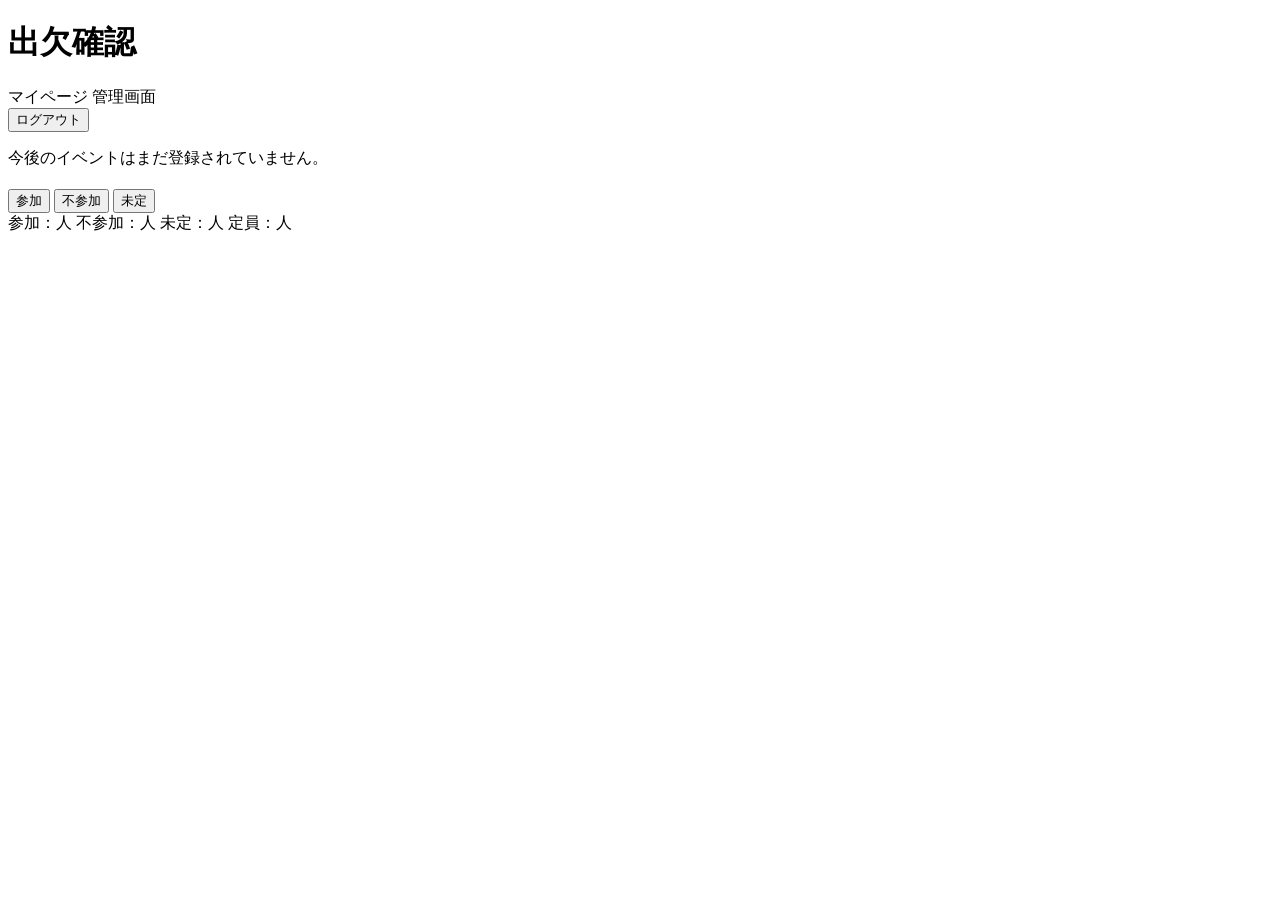
<file: src/main/resources/templates/attendance/index.html>
<!DOCTYPE html>
<html lang="ja" xmlns:th="http://www.thymeleaf.org" xmlns:sec="http://www.thymeleaf.org/extras/spring-security">
<head>
    <meta charset="UTF-8">
    <meta name="viewport" content="width=device-width, initial-scale=1.0">
    <title>出欠確認</title>
    <link rel="stylesheet" th:href="@{/css/app.css}">
</head>
<body>
<div class="page">
    <header class="topbar">
        <div>
            <h1>出欠確認</h1>
            <p th:text="|こんにちは、${currentMember.displayName ?: currentMember.lineUserId} さん|"></p>
        </div>
        <nav class="topbar-nav">
            <a th:href="@{/mypage}">マイページ</a>
            <a sec:authorize="hasRole('ADMIN')" th:href="@{/admin/events}">管理画面</a>
            <form th:action="@{/logout}" method="post">
                <input type="hidden" th:name="${_csrf.parameterName}" th:value="${_csrf.token}">
                <button class="button secondary" type="submit">ログアウト</button>
            </form>
        </nav>
    </header>

    <p th:if="${successMessage}" class="message success" th:text="${successMessage}"></p>
    <p th:if="${errorMessage}" class="message error" th:text="${errorMessage}"></p>

    <section th:if="${#lists.isEmpty(attendanceEvents)}" class="card">
        <p>今後のイベントはまだ登録されていません。</p>
    </section>

    <section th:each="event : ${attendanceEvents}" class="card event-card">
        <div class="event-header">
            <div>
                <h2 th:text="${#temporals.format(event.eventDate, 'M/d')} + ' ' + ${event.place}"></h2>
                <p th:text="${#temporals.format(event.startTime, 'HH:mm')} + ' - ' + ${#temporals.format(event.endTime, 'HH:mm')}"></p>
                <p th:if="${event.description}" th:text="${event.description}"></p>
            </div>
            <div class="status-chip" th:text="${event.myStatus}"></div>
        </div>
        <form th:action="@{|/attendance/${event.eventId}|}" method="post" class="attendance-actions">
            <input type="hidden" th:name="${_csrf.parameterName}" th:value="${_csrf.token}">
            <button class="button" type="submit" name="status" value="ATTENDING" th:classappend="${event.myStatus.name() == 'ATTENDING'} ? ' active'">参加</button>
            <button class="button" type="submit" name="status" value="ABSENT" th:classappend="${event.myStatus.name() == 'ABSENT'} ? ' active'">不参加</button>
            <button class="button" type="submit" name="status" value="UNDECIDED" th:classappend="${event.myStatus.name() == 'UNDECIDED'} ? ' active'">未定</button>
        </form>
        <div class="counts">
            <span>参加：<strong th:text="${event.counts.attendingCount}"></strong>人</span>
            <span>不参加：<strong th:text="${event.counts.absentCount}"></strong>人</span>
            <span>未定：<strong th:text="${event.counts.undecidedCount}"></strong>人</span>
            <span>定員：<strong th:text="${event.capacity}"></strong>人</span>
        </div>
    </section>
</div>
</body>
</html>
</file>
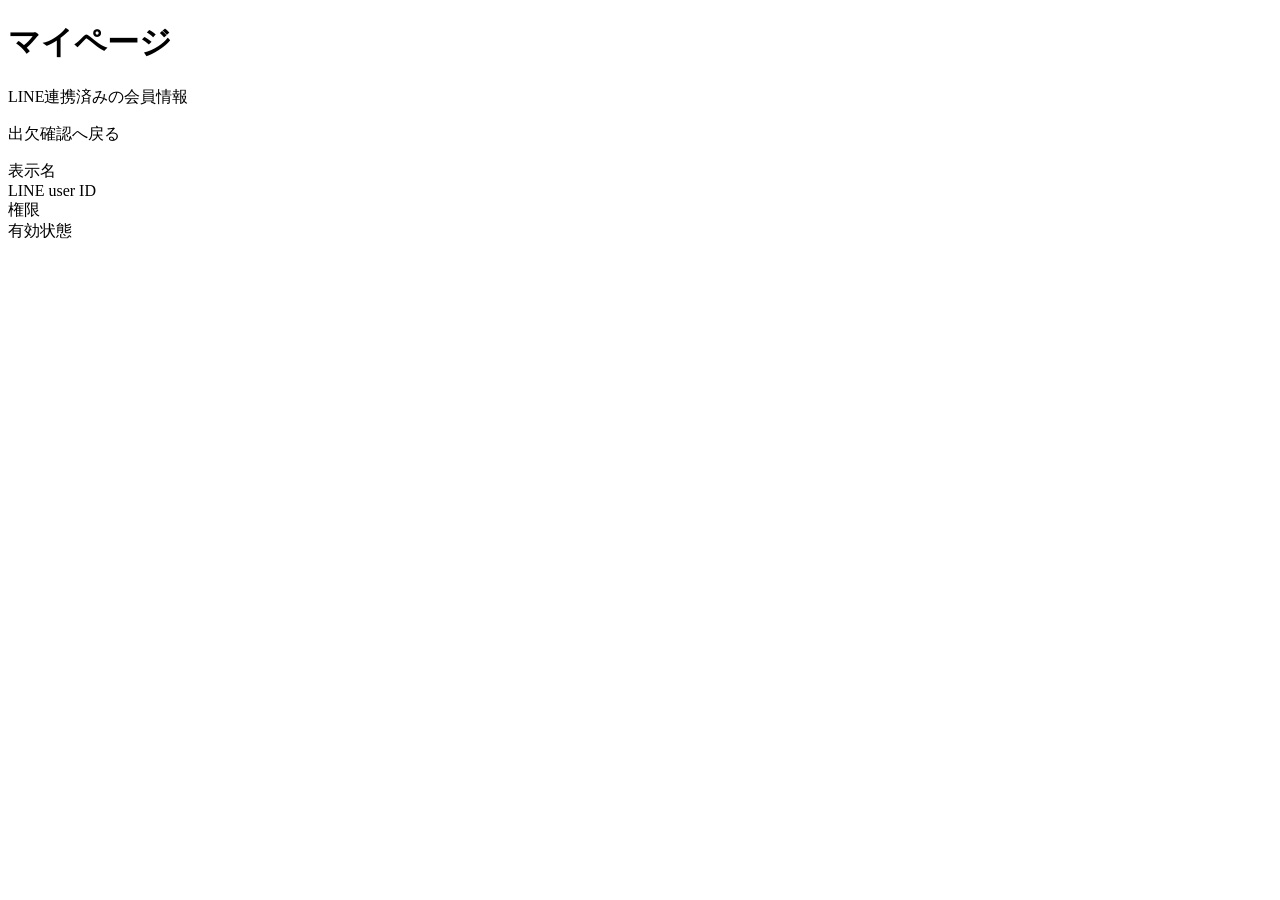
<file: src/main/resources/templates/mypage/index.html>
<!DOCTYPE html>
<html lang="ja" xmlns:th="http://www.thymeleaf.org">
<head>
    <meta charset="UTF-8">
    <meta name="viewport" content="width=device-width, initial-scale=1.0">
    <title>マイページ</title>
    <link rel="stylesheet" th:href="@{/css/app.css}">
</head>
<body>
<div class="page">
    <header class="topbar">
        <div>
            <h1>マイページ</h1>
            <p>LINE連携済みの会員情報</p>
        </div>
        <nav class="topbar-nav">
            <a th:href="@{/attendance}">出欠確認へ戻る</a>
        </nav>
    </header>
    <section class="card">
        <dl class="definition-list">
            <div><dt>表示名</dt><dd th:text="${member.displayName}"></dd></div>
            <div><dt>LINE user ID</dt><dd th:text="${member.lineUserId}"></dd></div>
            <div><dt>権限</dt><dd th:text="${member.role}"></dd></div>
            <div><dt>有効状態</dt><dd th:text="${member.enabled ? '有効' : '無効'}"></dd></div>
        </dl>
    </section>
</div>
</body>
</html>
</file>
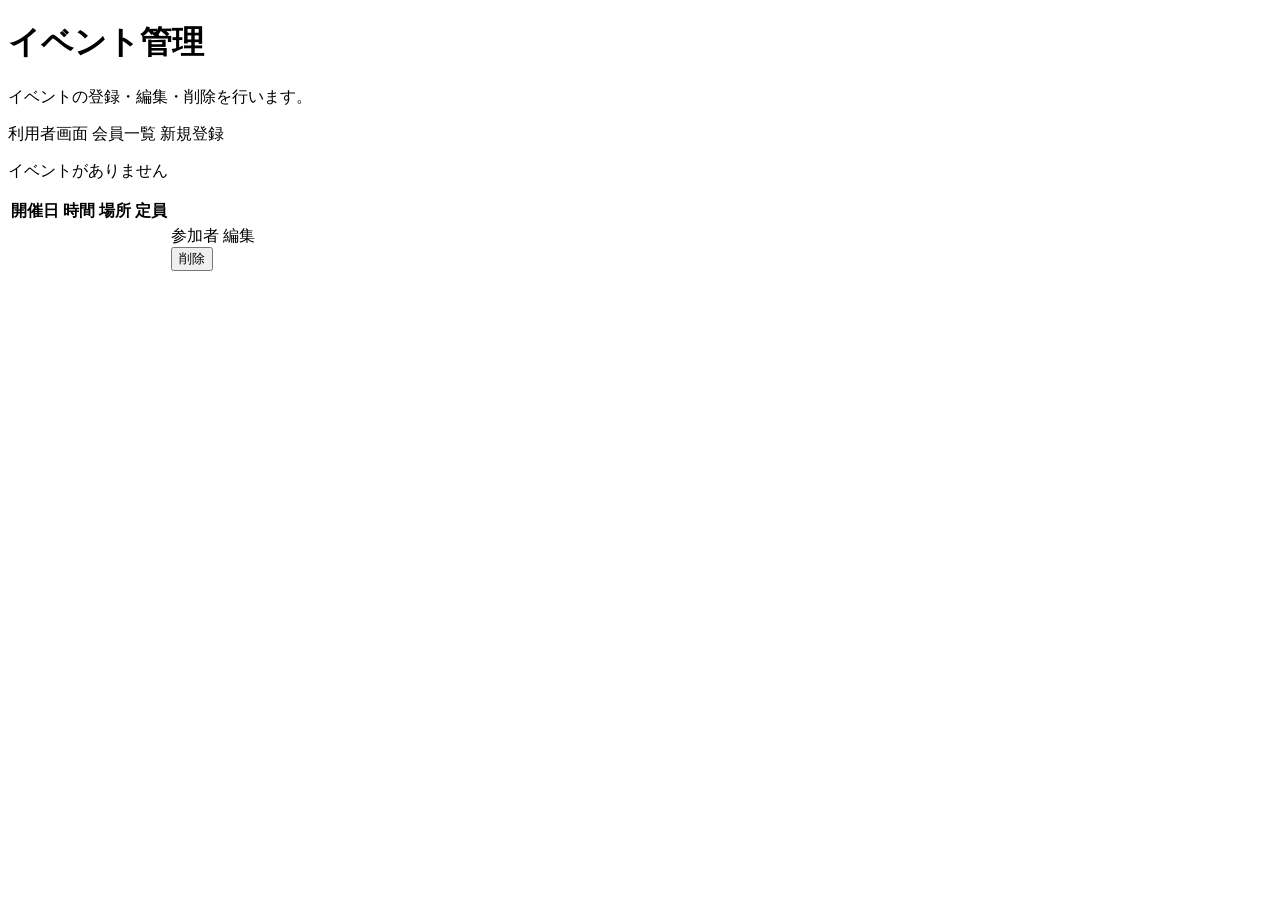
<file: src/main/resources/templates/admin/events/index.html>
<!DOCTYPE html>
<html lang="ja" xmlns:th="http://www.thymeleaf.org">
<head>
    <meta charset="UTF-8">
    <meta name="viewport" content="width=device-width, initial-scale=1.0">
    <title>イベント管理</title>
    <link rel="stylesheet" th:href="@{/css/app.css}">
</head>
<body>
<div class="page">
    <header class="topbar">
        <div>
            <h1>イベント管理</h1>
            <p>イベントの登録・編集・削除を行います。</p>
        </div>
        <nav class="topbar-nav">
            <a th:href="@{/attendance}">利用者画面</a>
            <a th:href="@{/admin/members}">会員一覧</a>
            <a class="button" th:href="@{/admin/events/new}">新規登録</a>
        </nav>
    </header>

    <p th:if="${successMessage}" class="message success" th:text="${successMessage}"></p>

    <section class="card">
        <p th:if="${#lists.isEmpty(events)}">イベントがありません</p>
        <table class="table" th:unless="${#lists.isEmpty(events)}">
            <thead>
            <tr>
                <th>開催日</th>
                <th>時間</th>
                <th>場所</th>
                <th>定員</th>
                <th></th>
            </tr>
            </thead>
            <tbody>
            <tr th:each="event : ${events}">
                <td th:text="${#temporals.format(event.eventDate, 'yyyy/MM/dd')}"></td>
                <td th:text="${#temporals.format(event.startTime, 'HH:mm')} + ' - ' + ${#temporals.format(event.endTime, 'HH:mm')}"></td>
                <td th:text="${event.place}"></td>
                <td th:text="${event.capacity}"></td>
                <td class="table-actions">
                    <a th:href="@{|/admin/events/${event.id}/participants|}">参加者</a>
                    <a th:href="@{|/admin/events/${event.id}/edit|}">編集</a>
                    <form th:action="@{|/admin/events/${event.id}/delete|}" method="post" onsubmit="return confirm('削除しますか？');">
                        <input type="hidden" th:name="${_csrf.parameterName}" th:value="${_csrf.token}">
                        <button class="link-button danger" type="submit">削除</button>
                    </form>
                </td>
            </tr>
            </tbody>
        </table>
    </section>
</div>
</body>
</html>
</file>
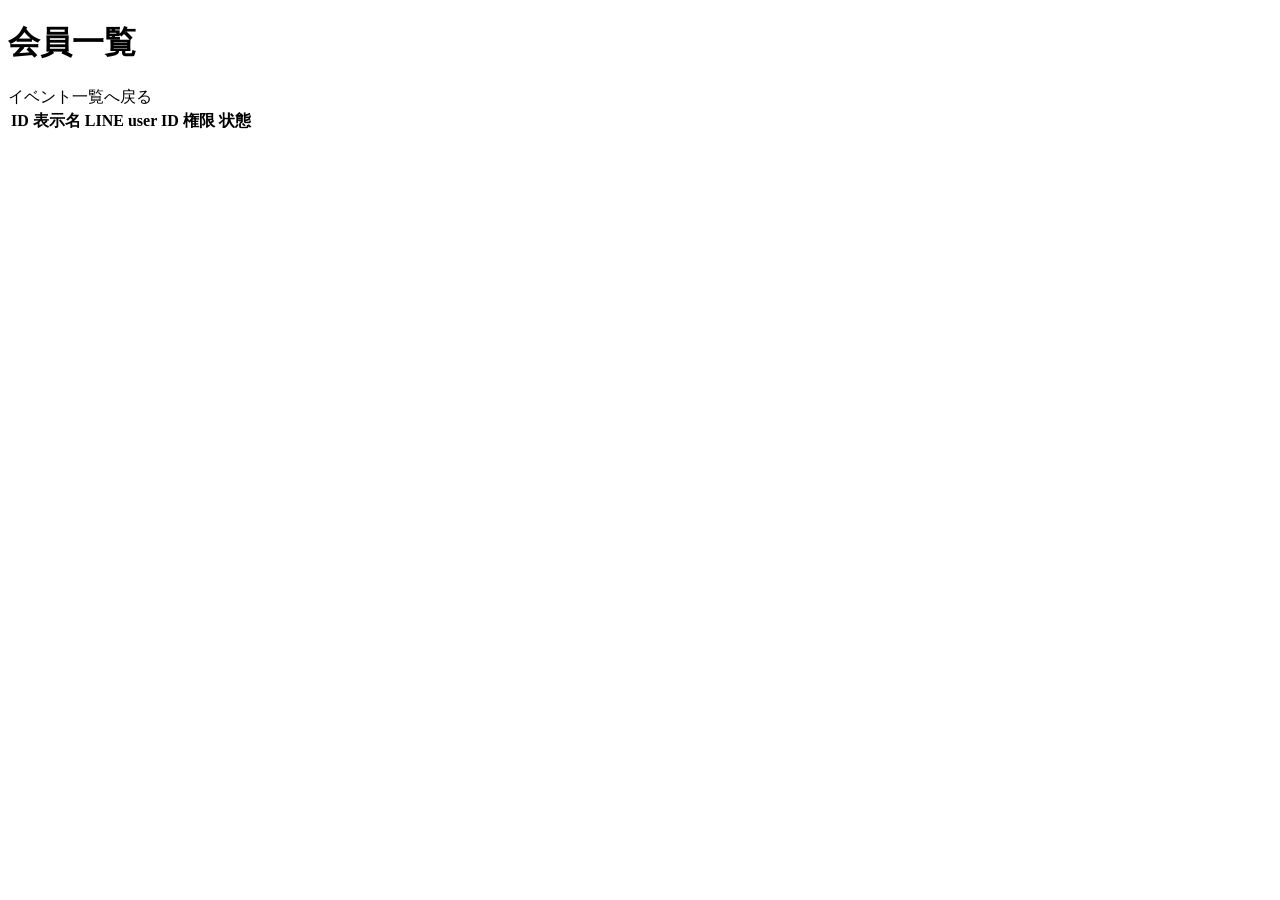
<file: src/main/resources/templates/admin/members/index.html>
<!DOCTYPE html>
<html lang="ja" xmlns:th="http://www.thymeleaf.org">
<head>
    <meta charset="UTF-8">
    <meta name="viewport" content="width=device-width, initial-scale=1.0">
    <title>会員一覧</title>
    <link rel="stylesheet" th:href="@{/css/app.css}">
</head>
<body>
<div class="page">
    <header class="topbar">
        <div>
            <h1>会員一覧</h1>
        </div>
        <nav class="topbar-nav">
            <a th:href="@{/admin/events}">イベント一覧へ戻る</a>
        </nav>
    </header>
    <section class="card">
        <table class="table">
            <thead>
            <tr>
                <th>ID</th>
                <th>表示名</th>
                <th>LINE user ID</th>
                <th>権限</th>
                <th>状態</th>
            </tr>
            </thead>
            <tbody>
            <tr th:each="member : ${members}">
                <td th:text="${member.id}"></td>
                <td th:text="${member.displayName}"></td>
                <td th:text="${member.lineUserId}"></td>
                <td th:text="${member.role}"></td>
                <td th:text="${member.enabled ? '有効' : '無効'}"></td>
            </tr>
            </tbody>
        </table>
    </section>
</div>
</body>
</html>
</file>
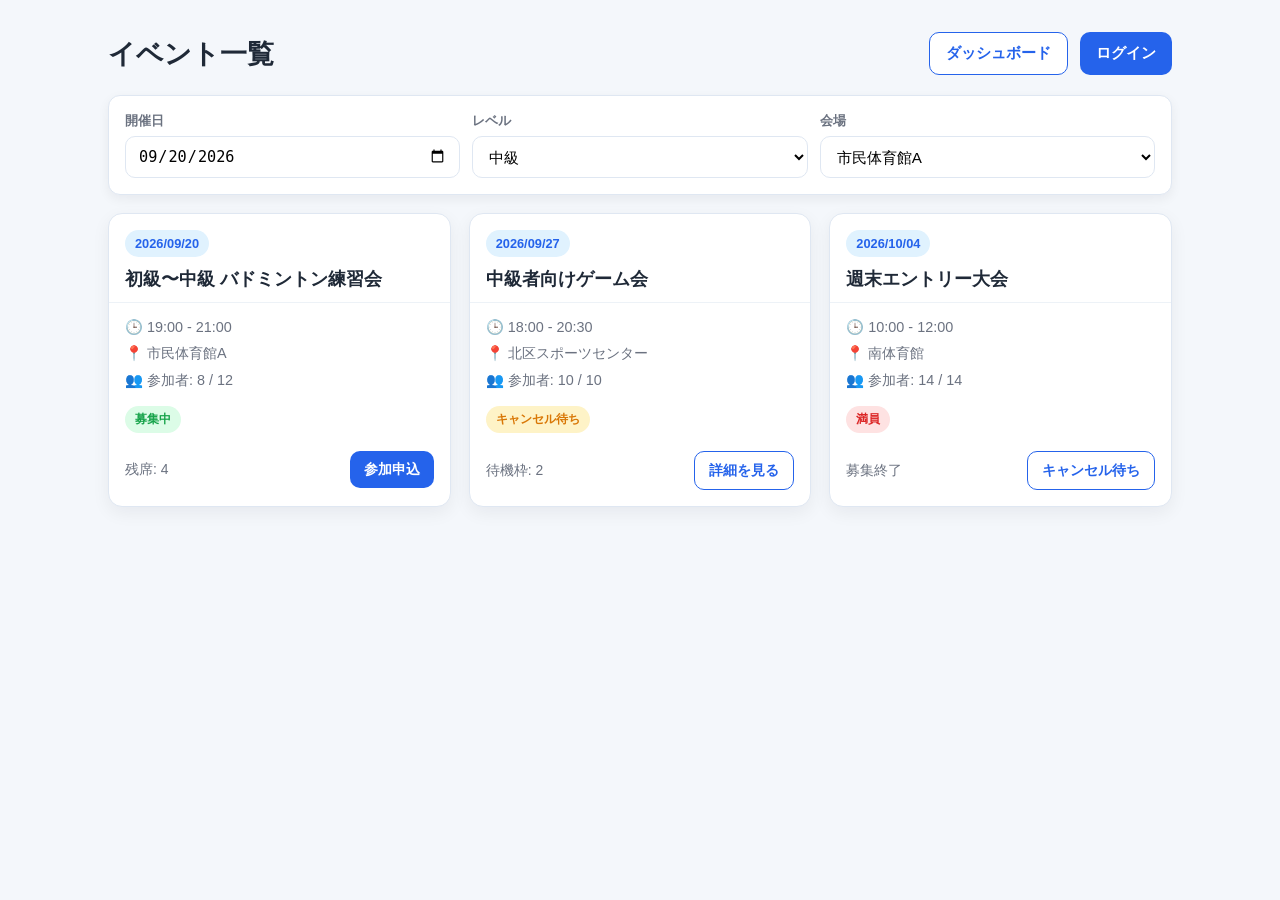
<file: src/main/resources/templates/event-list.html>
<!DOCTYPE html>
<html lang="ja">
<head>
  <meta charset="UTF-8" />
  <meta name="viewport" content="width=device-width, initial-scale=1.0" />
  <title>イベント一覧 | バドミントンサークル予約</title>
  <style>
    :root {
      --bg: #f4f7fb;
      --card: #ffffff;
      --text: #1f2937;
      --muted: #6b7280;
      --primary: #2563eb;
      --primary-hover: #1d4ed8;
      --secondary: #e0f2fe;
      --border: #dfe7f2;
      --success: #16a34a;
      --warning: #d97706;
      --danger: #dc2626;
      --shadow: rgba(15, 23, 42, 0.06);
    }

    * { box-sizing: border-box; }

    body {
      margin: 0;
      background: var(--bg);
      color: var(--text);
      font-family: -apple-system, BlinkMacSystemFont, "Segoe UI", "Hiragino Kaku Gothic ProN",
        "Hiragino Sans", "Noto Sans JP", Meiryo, sans-serif;
    }

    .container {
      max-width: 1100px;
      margin: 32px auto;
      padding: 0 18px 40px;
    }

    .header {
      display: flex;
      justify-content: space-between;
      align-items: center;
      gap: 16px;
      margin-bottom: 20px;
      flex-wrap: wrap;
    }

    .header h1 {
      margin: 0;
      font-size: 1.7rem;
    }

    .header .actions {
      display: flex;
      gap: 12px;
      flex-wrap: wrap;
    }

    .btn {
      border: none;
      border-radius: 10px;
      font-size: 0.95rem;
      font-weight: 600;
      cursor: pointer;
      text-decoration: none;
      display: inline-flex;
      align-items: center;
      justify-content: center;
      padding: 10px 16px;
      transition: 0.2s ease;
    }

    .btn-primary {
      background: var(--primary);
      color: white;
    }

    .btn-primary:hover {
      background: var(--primary-hover);
    }

    .btn-outline {
      background: white;
      border: 1px solid var(--primary);
      color: var(--primary);
    }

    .btn-outline:hover {
      background: #eff6ff;
    }

    .filters {
      display: flex;
      flex-wrap: wrap;
      gap: 12px;
      background: var(--card);
      border: 1px solid var(--border);
      border-radius: 12px;
      padding: 16px;
      margin-bottom: 18px;
      box-shadow: 0 4px 12px var(--shadow);
    }

    .filter-item {
      display: flex;
      flex-direction: column;
      gap: 6px;
      min-width: 180px;
      flex: 1;
    }

    .filter-item label {
      font-size: 0.82rem;
      color: var(--muted);
      font-weight: 600;
    }

    .filter-item select,
    .filter-item input {
      width: 100%;
      height: 42px;
      border: 1px solid var(--border);
      border-radius: 10px;
      padding: 0 12px;
      background: white;
      font-size: 0.95rem;
    }

    .event-list {
      display: grid;
      grid-template-columns: repeat(auto-fit, minmax(260px, 1fr));
      gap: 18px;
    }

    .event-card {
      background: var(--card);
      border: 1px solid var(--border);
      border-radius: 14px;
      box-shadow: 0 6px 18px var(--shadow);
      overflow: hidden;
    }

    .event-top {
      padding: 16px 16px 10px;
      border-bottom: 1px solid #edf2f7;
    }

    .event-date {
      display: inline-block;
      background: var(--secondary);
      color: var(--primary);
      font-size: 0.8rem;
      font-weight: 700;
      padding: 6px 10px;
      border-radius: 999px;
      margin-bottom: 10px;
    }

    .event-title {
      margin: 0;
      font-size: 1.12rem;
      line-height: 1.4;
    }

    .event-body {
      padding: 16px;
    }

    .meta {
      display: flex;
      flex-direction: column;
      gap: 8px;
      margin-bottom: 16px;
      color: var(--muted);
      font-size: 0.9rem;
    }

    .meta-row {
      display: flex;
      align-items: center;
      gap: 8px;
    }

    .status {
      display: inline-flex;
      align-items: center;
      padding: 5px 10px;
      border-radius: 999px;
      font-size: 0.76rem;
      font-weight: 700;
    }

    .status.open {
      background: #dcfce7;
      color: var(--success);
    }

    .status.waiting {
      background: #fef3c7;
      color: var(--warning);
    }

    .status.full {
      background: #fee2e2;
      color: var(--danger);
    }

    .event-footer {
      display: flex;
      justify-content: space-between;
      align-items: center;
      gap: 12px;
      flex-wrap: wrap;
    }

    .capacity {
      font-size: 0.87rem;
      color: var(--muted);
    }

    .btn-small {
      padding: 9px 14px;
      font-size: 0.88rem;
    }
  </style>
</head>
<body>
  <main class="container">
    <header class="header">
      <h1>イベント一覧</h1>
      <div class="actions">
        <a href="/dashboard" class="btn btn-outline">ダッシュボード</a>
        <a href="/login" class="btn btn-primary">ログイン</a>
      </div>
    </header>

    <section class="filters">
      <div class="filter-item">
        <label for="day">開催日</label>
        <input type="date" id="day" value="2026-09-20" />
      </div>

      <div class="filter-item">
        <label for="level">レベル</label>
        <select id="level">
          <option>すべて</option>
          <option>初級</option>
          <option selected>中級</option>
          <option>上級</option>
        </select>
      </div>

      <div class="filter-item">
        <label for="venue">会場</label>
        <select id="venue">
          <option>すべて</option>
          <option selected>市民体育館A</option>
          <option>北区スポーツセンター</option>
          <option>南体育館</option>
        </select>
      </div>
    </section>

    <section class="event-list">
      <article class="event-card">
        <div class="event-top">
          <div class="event-date">2026/09/20</div>
          <h2 class="event-title">初級〜中級 バドミントン練習会</h2>
        </div>
        <div class="event-body">
          <div class="meta">
            <div class="meta-row">🕒 19:00 - 21:00</div>
            <div class="meta-row">📍 市民体育館A</div>
            <div class="meta-row">👥 参加者: 8 / 12</div>
          </div>
          <div class="status open">募集中</div>
          <div class="event-footer" style="margin-top: 18px;">
            <div class="capacity">残席: 4</div>
            <a href="/events/1" class="btn btn-primary btn-small">参加申込</a>
          </div>
        </div>
      </article>

      <article class="event-card">
        <div class="event-top">
          <div class="event-date">2026/09/27</div>
          <h2 class="event-title">中級者向けゲーム会</h2>
        </div>
        <div class="event-body">
          <div class="meta">
            <div class="meta-row">🕒 18:00 - 20:30</div>
            <div class="meta-row">📍 北区スポーツセンター</div>
            <div class="meta-row">👥 参加者: 10 / 10</div>
          </div>
          <div class="status waiting">キャンセル待ち</div>
          <div class="event-footer" style="margin-top: 18px;">
            <div class="capacity">待機枠: 2</div>
            <a href="/events/2" class="btn btn-outline btn-small">詳細を見る</a>
          </div>
        </div>
      </article>

      <article class="event-card">
        <div class="event-top">
          <div class="event-date">2026/10/04</div>
          <h2 class="event-title">週末エントリー大会</h2>
        </div>
        <div class="event-body">
          <div class="meta">
            <div class="meta-row">🕒 10:00 - 12:00</div>
            <div class="meta-row">📍 南体育館</div>
            <div class="meta-row">👥 参加者: 14 / 14</div>
          </div>
          <div class="status full">満員</div>
          <div class="event-footer" style="margin-top: 18px;">
            <div class="capacity">募集終了</div>
            <a href="/events/3" class="btn btn-outline btn-small">キャンセル待ち</a>
          </div>
        </div>
      </article>
    </section>
  </main>
</body>
</html>
</file>
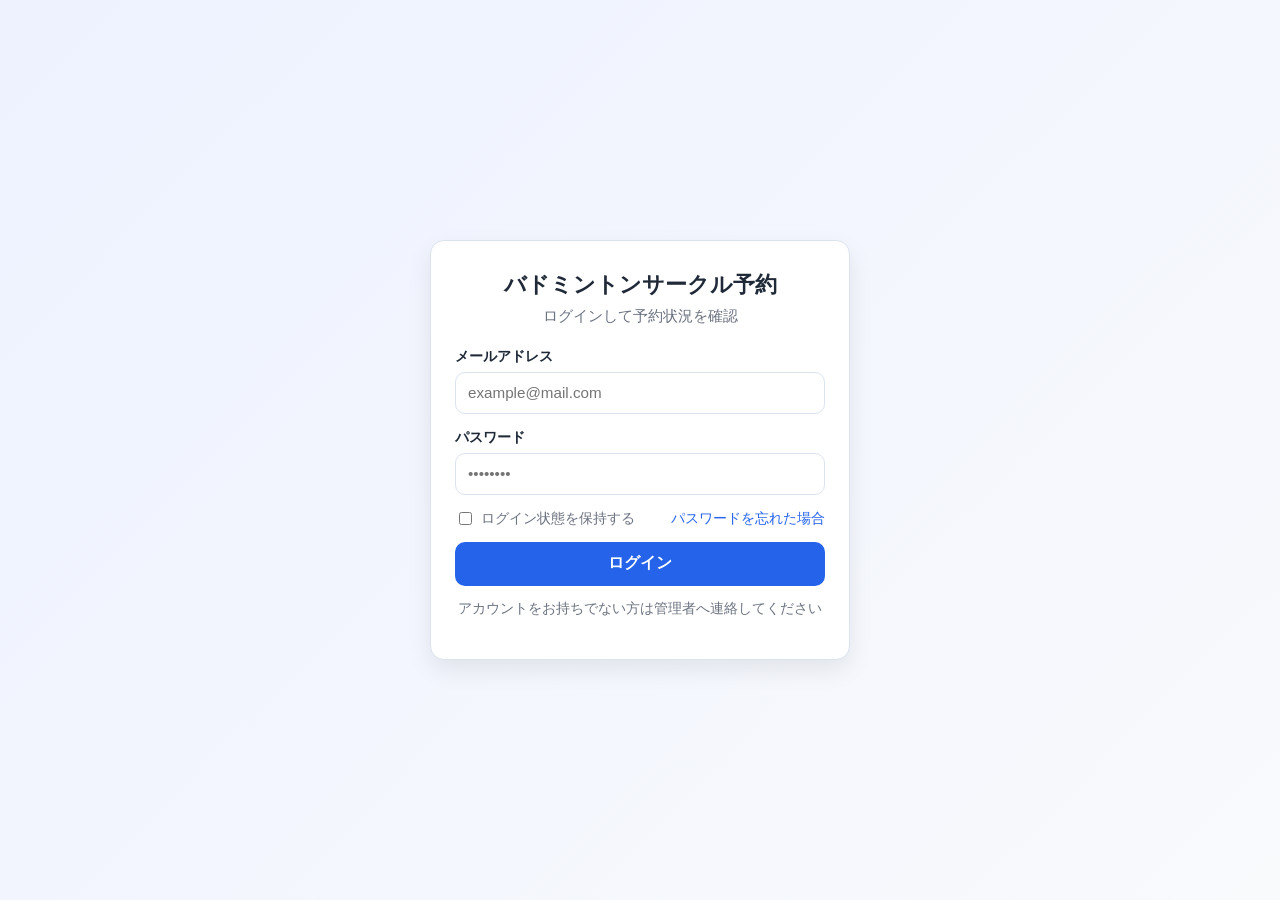
<file: src/main/resources/templates/login.html>
<!DOCTYPE html>
<html lang="ja">
<head>
  <meta charset="UTF-8" />
  <meta name="viewport" content="width=device-width, initial-scale=1.0" />
  <title>ログイン | バドミントンサークル予約</title>
  <style>
    :root {
      --bg: #f3f6fb;
      --card: #ffffff;
      --text: #1f2937;
      --muted: #6b7280;
      --primary: #2563eb;
      --primary-hover: #1d4ed8;
      --border: #dbe3ef;
      --danger: #dc2626;
    }

    * { box-sizing: border-box; }

    body {
      margin: 0;
      min-height: 100vh;
      display: grid;
      place-items: center;
      background: linear-gradient(135deg, #eef2ff 0%, #f8fafc 100%);
      font-family: -apple-system, BlinkMacSystemFont, "Segoe UI", "Hiragino Kaku Gothic ProN",
                   "Hiragino Sans", "Noto Sans JP", Meiryo, sans-serif;
      color: var(--text);
      padding: 20px;
    }

    .login-card {
      width: 100%;
      max-width: 420px;
      background: var(--card);
      border: 1px solid var(--border);
      border-radius: 14px;
      box-shadow: 0 10px 24px rgba(0, 0, 0, 0.08);
      padding: 28px 24px;
    }

    .title {
      margin: 0 0 6px;
      font-size: 1.4rem;
      text-align: center;
    }

    .subtitle {
      margin: 0 0 20px;
      color: var(--muted);
      font-size: 0.95rem;
      text-align: center;
    }

    .field {
      margin-bottom: 14px;
    }

    .field label {
      display: block;
      font-size: 0.9rem;
      margin-bottom: 6px;
      font-weight: 600;
    }

    .input {
      width: 100%;
      height: 42px;
      padding: 0 12px;
      border: 1px solid var(--border);
      border-radius: 10px;
      font-size: 0.95rem;
      outline: none;
      transition: border-color 0.2s, box-shadow 0.2s;
      background: #fff;
    }

    .input:focus {
      border-color: var(--primary);
      box-shadow: 0 0 0 3px rgba(37, 99, 235, 0.15);
    }

    .row {
      display: flex;
      justify-content: space-between;
      align-items: center;
      margin: 4px 0 14px;
      gap: 8px;
      flex-wrap: wrap;
    }

    .remember {
      display: flex;
      align-items: center;
      gap: 6px;
      color: var(--muted);
      font-size: 0.88rem;
    }

    .link {
      color: var(--primary);
      text-decoration: none;
      font-size: 0.88rem;
    }

    .link:hover {
      text-decoration: underline;
    }

    .btn {
      width: 100%;
      height: 44px;
      border: none;
      border-radius: 10px;
      background: var(--primary);
      color: #fff;
      font-size: 0.98rem;
      font-weight: 700;
      cursor: pointer;
      transition: background-color 0.2s;
    }

    .btn:hover {
      background: var(--primary-hover);
    }

    .error {
      margin: 0 0 12px;
      color: var(--danger);
      font-size: 0.88rem;
      text-align: center;
    }

    .footer {
      margin-top: 14px;
      text-align: center;
      color: var(--muted);
      font-size: 0.86rem;
    }
  </style>
</head>
<body>
  <main class="login-card">
    <h1 class="title">バドミントンサークル予約</h1>
    <p class="subtitle">ログインして予約状況を確認</p>

    <!-- 認証エラー表示例 -->
    <!-- <p class="error">メールアドレスまたはパスワードが正しくありません。</p> -->

    <form action="/login" method="post">
      <div class="field">
        <label for="email">メールアドレス</label>
        <input
          id="email"
          name="email"
          type="email"
          class="input"
          placeholder="example@mail.com"
          required
          autocomplete="username"
        />
      </div>

      <div class="field">
        <label for="password">パスワード</label>
        <input
          id="password"
          name="password"
          type="password"
          class="input"
          placeholder="••••••••"
          required
          autocomplete="current-password"
        />
      </div>

      <div class="row">
        <label class="remember">
          <input type="checkbox" name="rememberMe" />
          ログイン状態を保持する
        </label>
        <a href="/forgot-password" class="link">パスワードを忘れた場合</a>
      </div>

      <button type="submit" class="btn">ログイン</button>
    </form>

    <p class="footer">
      アカウントをお持ちでない方は管理者へ連絡してください
    </p>
  </main>
</body>
</html>
</file>
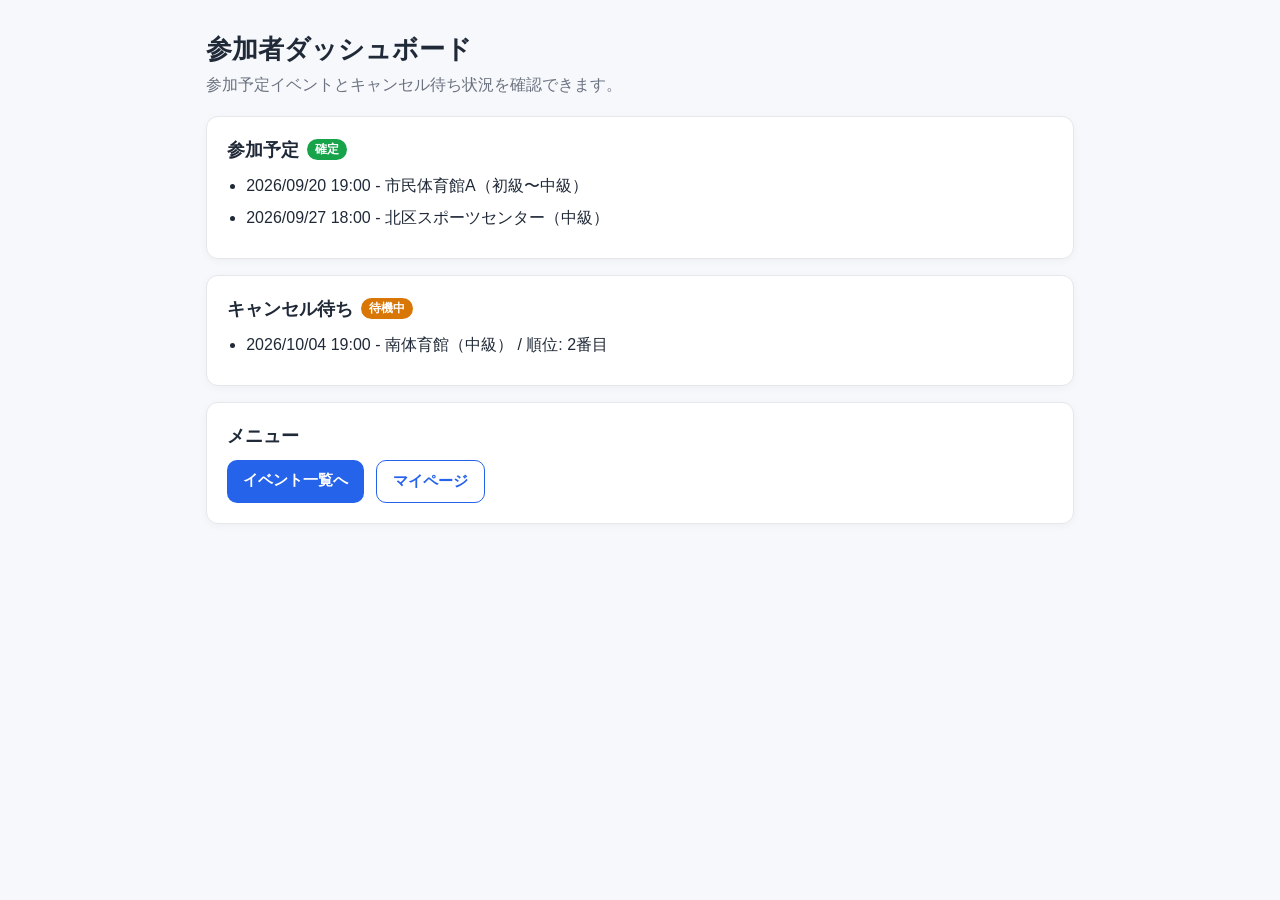
<file: src/main/resources/templates/participant-dashboard.html>
<!DOCTYPE html>
<html lang="ja">
<head>
  <meta charset="UTF-8" />
  <meta name="viewport" content="width=device-width, initial-scale=1.0" />
  <title>参加者ダッシュボード | バドミントンサークル予約</title>
  <style>
    :root {
      --bg: #f6f8fb;
      --card: #ffffff;
      --text: #1f2937;
      --muted: #6b7280;
      --primary: #2563eb;
      --primary-hover: #1d4ed8;
      --border: #e5e7eb;
      --ok: #16a34a;
      --wait: #d97706;
    }

    * { box-sizing: border-box; }

    body {
      margin: 0;
      font-family: -apple-system, BlinkMacSystemFont, "Segoe UI", "Hiragino Kaku Gothic ProN",
                   "Hiragino Sans", "Noto Sans JP", Meiryo, sans-serif;
      background: var(--bg);
      color: var(--text);
    }

    .container {
      max-width: 900px;
      margin: 32px auto;
      padding: 0 16px;
    }

    .header {
      margin-bottom: 20px;
    }

    .header h1 {
      margin: 0 0 8px;
      font-size: 1.6rem;
    }

    .header p {
      margin: 0;
      color: var(--muted);
    }

    .card {
      background: var(--card);
      border: 1px solid var(--border);
      border-radius: 12px;
      padding: 20px;
      margin-bottom: 16px;
      box-shadow: 0 2px 8px rgba(0,0,0,0.04);
    }

    .card h2 {
      margin: 0 0 12px;
      font-size: 1.15rem;
      display: flex;
      align-items: center;
      gap: 8px;
    }

    .badge {
      display: inline-block;
      padding: 2px 8px;
      border-radius: 999px;
      font-size: 0.75rem;
      font-weight: 700;
      color: #fff;
    }

    .badge.ok { background: var(--ok); }
    .badge.wait { background: var(--wait); }

    ul {
      margin: 0;
      padding-left: 1.2rem;
    }

    li {
      margin: 8px 0;
      line-height: 1.5;
    }

    .empty {
      color: var(--muted);
      font-style: italic;
    }

    .actions {
      display: flex;
      gap: 12px;
      flex-wrap: wrap;
      margin-top: 8px;
    }

    .btn {
      border: none;
      border-radius: 10px;
      padding: 10px 16px;
      font-size: 0.95rem;
      font-weight: 600;
      cursor: pointer;
      text-decoration: none;
      display: inline-block;
    }

    .btn-primary {
      background: var(--primary);
      color: white;
    }

    .btn-primary:hover {
      background: var(--primary-hover);
    }

    .btn-outline {
      background: white;
      color: var(--primary);
      border: 1px solid var(--primary);
    }

    .btn-outline:hover {
      background: #eff6ff;
    }
  </style>
</head>
<body>
  <main class="container">
    <header class="header">
      <h1>参加者ダッシュボード</h1>
      <p>参加予定イベントとキャンセル待ち状況を確認できます。</p>
    </header>

    <section class="card">
      <h2>参加予定 <span class="badge ok">確定</span></h2>
      <ul>
        <li>2026/09/20 19:00 - 市民体育館A（初級〜中級）</li>
        <li>2026/09/27 18:00 - 北区スポーツセンター（中級）</li>
      </ul>
    </section>

    <section class="card">
      <h2>キャンセル待ち <span class="badge wait">待機中</span></h2>
      <ul>
        <li>2026/10/04 19:00 - 南体育館（中級） / 順位: 2番目</li>
      </ul>
    </section>

    <section class="card">
      <h2>メニュー</h2>
      <div class="actions">
        <a href="/events" class="btn btn-primary">イベント一覧へ</a>
        <a href="/mypage" class="btn btn-outline">マイページ</a>
      </div>
    </section>
  </main>
</body>
</html>
</file>
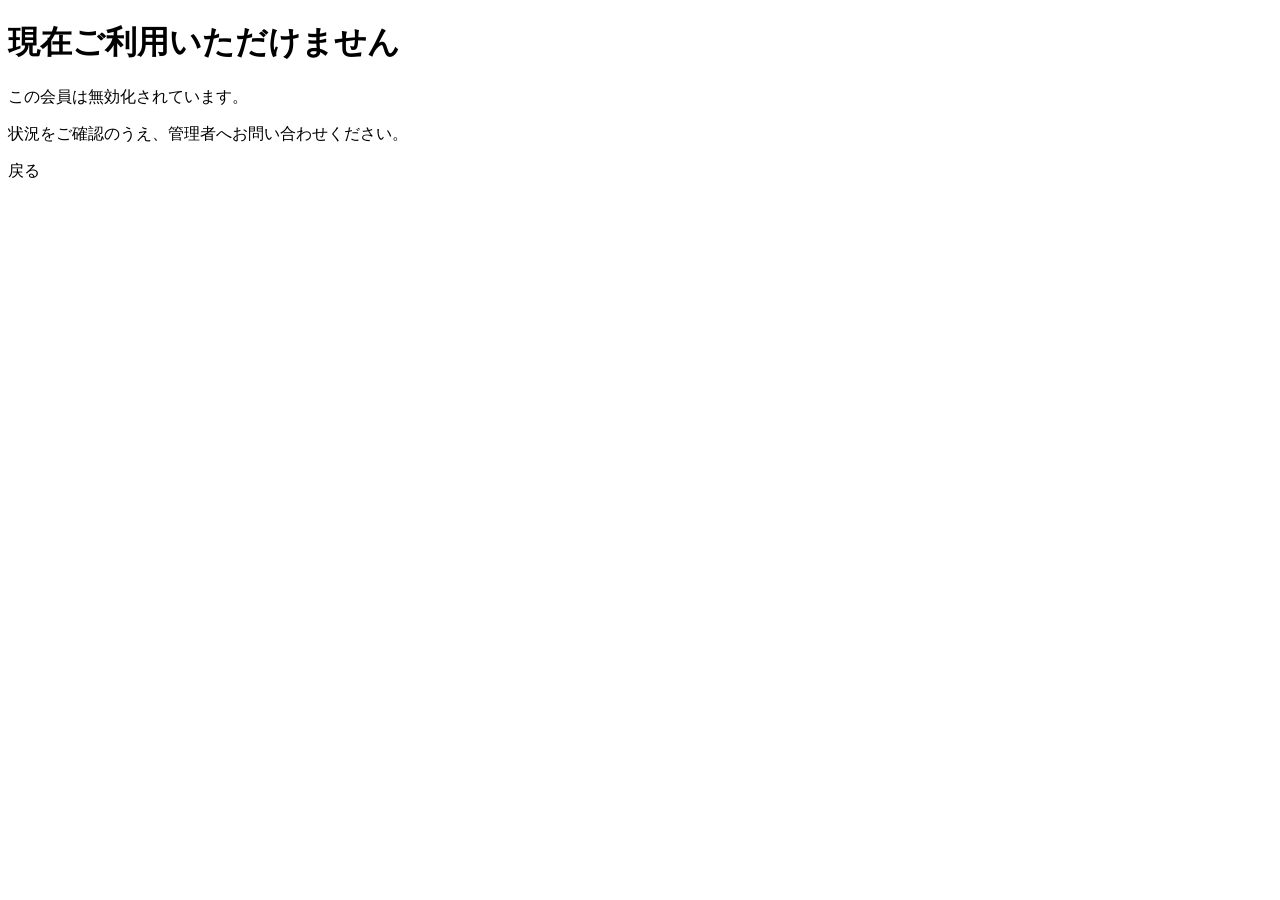
<file: src/main/resources/templates/auth/disabled.html>
<!DOCTYPE html>
<html lang="ja" xmlns:th="http://www.thymeleaf.org">
<head>
    <meta charset="UTF-8">
    <meta name="viewport" content="width=device-width, initial-scale=1.0">
    <title>利用停止中</title>
    <link rel="stylesheet" th:href="@{/css/app.css}">
</head>
<body>
<div class="page auth-page">
    <div class="card">
        <h1>現在ご利用いただけません</h1>
        <p>この会員は無効化されています。</p>
        <p>状況をご確認のうえ、管理者へお問い合わせください。</p>
        <a class="button" th:href="@{/liff-login}">戻る</a>
    </div>
</div>
</body>
</html>
</file>
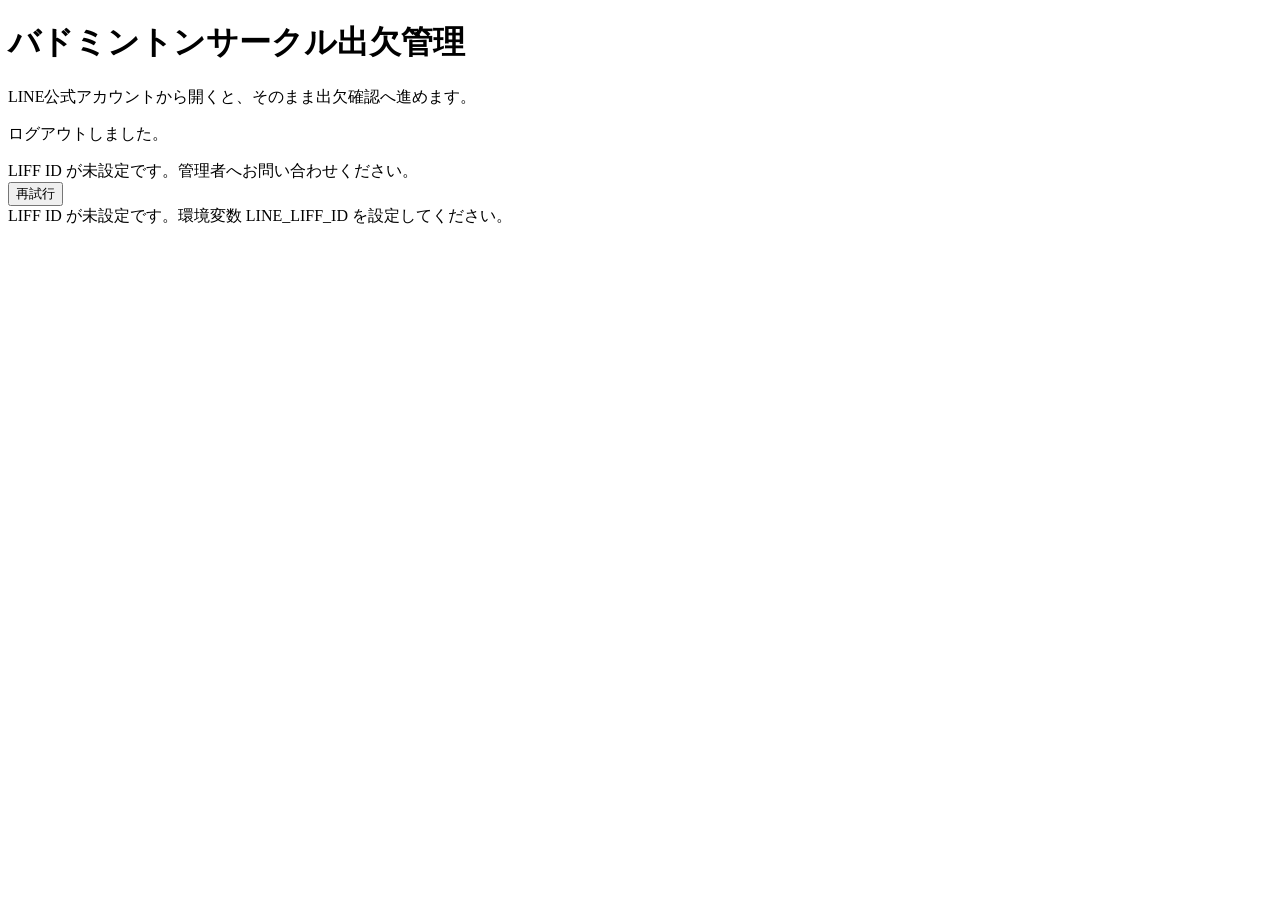
<file: src/main/resources/templates/auth/liff-login.html>
<!DOCTYPE html>
<html lang="ja" xmlns:th="http://www.thymeleaf.org">
<head>
    <meta charset="UTF-8">
    <meta name="viewport" content="width=device-width, initial-scale=1.0">
    <meta name="_csrf" th:content="${_csrf.token}">
    <meta name="_csrf_header" th:content="${_csrf.headerName}">
    <title>LINEログイン | バドミントンサークル出欠管理</title>
    <link rel="stylesheet" th:href="@{/css/app.css}">
    <script src="https://static.line-scdn.net/liff/edge/2/sdk.js"></script>
</head>
<body>
<div class="page auth-page">
    <div class="card">
        <h1>バドミントンサークル出欠管理</h1>
        <p>LINE公式アカウントから開くと、そのまま出欠確認へ進めます。</p>
        <p th:if="${param.logout}" class="message success">ログアウトしました。</p>
        <div id="statusMessage" class="message">LINE認証を開始しています...</div>
        <button id="retryButton" class="button secondary hidden" type="button">再試行</button>
        <div th:if="${#strings.isEmpty(liffId)}" class="message error">
            LIFF ID が未設定です。環境変数 LINE_LIFF_ID を設定してください。
        </div>
    </div>
</div>
<script th:inline="javascript">
    const liffId = /*[[${liffId}]]*/ '';
    const friendshipCheckEnabled = /*[[${friendshipCheckEnabled}]]*/ true;
    const csrfToken = document.querySelector('meta[name="_csrf"]').content;
    const csrfHeader = document.querySelector('meta[name="_csrf_header"]').content;
    const statusMessage = document.getElementById('statusMessage');
    const retryButton = document.getElementById('retryButton');

    retryButton.addEventListener('click', () => window.location.reload());

    const showError = (message) => {
        statusMessage.textContent = message;
        statusMessage.className = 'message error';
        retryButton.classList.remove('hidden');
    };

    const authenticate = async () => {
        if (!liffId) {
            showError('LIFF ID が未設定です。管理者へお問い合わせください。');
            return;
        }
        try {
            await liff.init({ liffId });
            if (!liff.isLoggedIn()) {
                liff.login();
                return;
            }
            const idToken = liff.getIDToken();
            if (!idToken) {
                throw new Error('LINEのIDトークンを取得できませんでした。');
            }

            let friendshipChecked = true;
            if (friendshipCheckEnabled) {
                const friendship = await liff.getFriendship();
                friendshipChecked = friendship.friendFlag;
            }

            const response = await fetch('/auth/line', {
                method: 'POST',
                headers: {
                    'Content-Type': 'application/json',
                    [csrfHeader]: csrfToken
                },
                body: JSON.stringify({ idToken, friendshipChecked })
            });
            const result = await response.json();
            if (result.success) {
                window.location.href = result.redirectUrl;
                return;
            }
            if (result.redirectUrl) {
                window.location.href = result.redirectUrl;
                return;
            }
            showError(result.message || '認証に失敗しました。');
        } catch (error) {
            console.error(error);
            showError('LINE認証に失敗しました。時間をおいて再度お試しください。');
        }
    };

    authenticate();
</script>
</body>
</html>
</file>
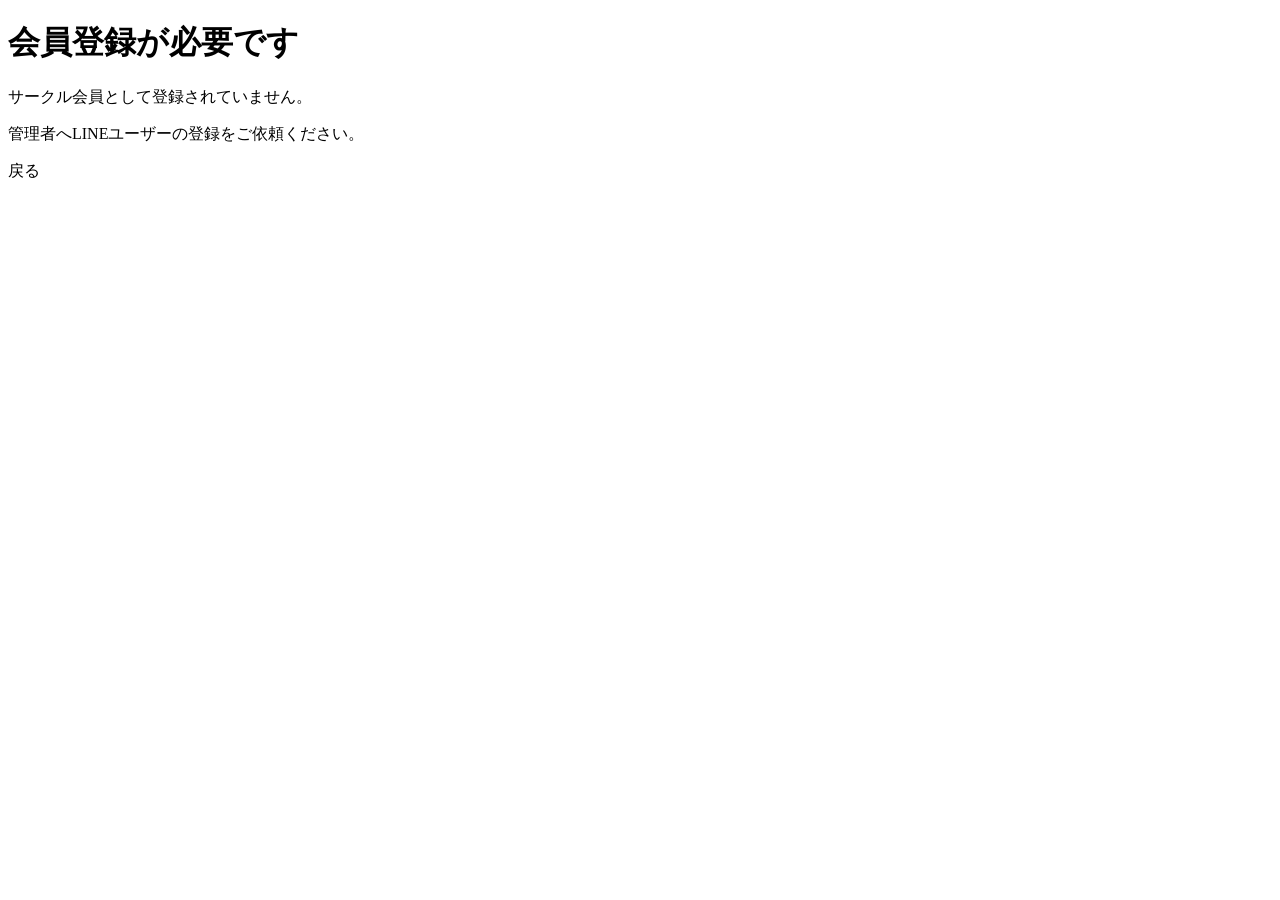
<file: src/main/resources/templates/auth/unregistered.html>
<!DOCTYPE html>
<html lang="ja" xmlns:th="http://www.thymeleaf.org">
<head>
    <meta charset="UTF-8">
    <meta name="viewport" content="width=device-width, initial-scale=1.0">
    <title>未登録ユーザー</title>
    <link rel="stylesheet" th:href="@{/css/app.css}">
</head>
<body>
<div class="page auth-page">
    <div class="card">
        <h1>会員登録が必要です</h1>
        <p>サークル会員として登録されていません。</p>
        <p>管理者へLINEユーザーの登録をご依頼ください。</p>
        <a class="button" th:href="@{/liff-login}">戻る</a>
    </div>
</div>
</body>
</html>
</file>
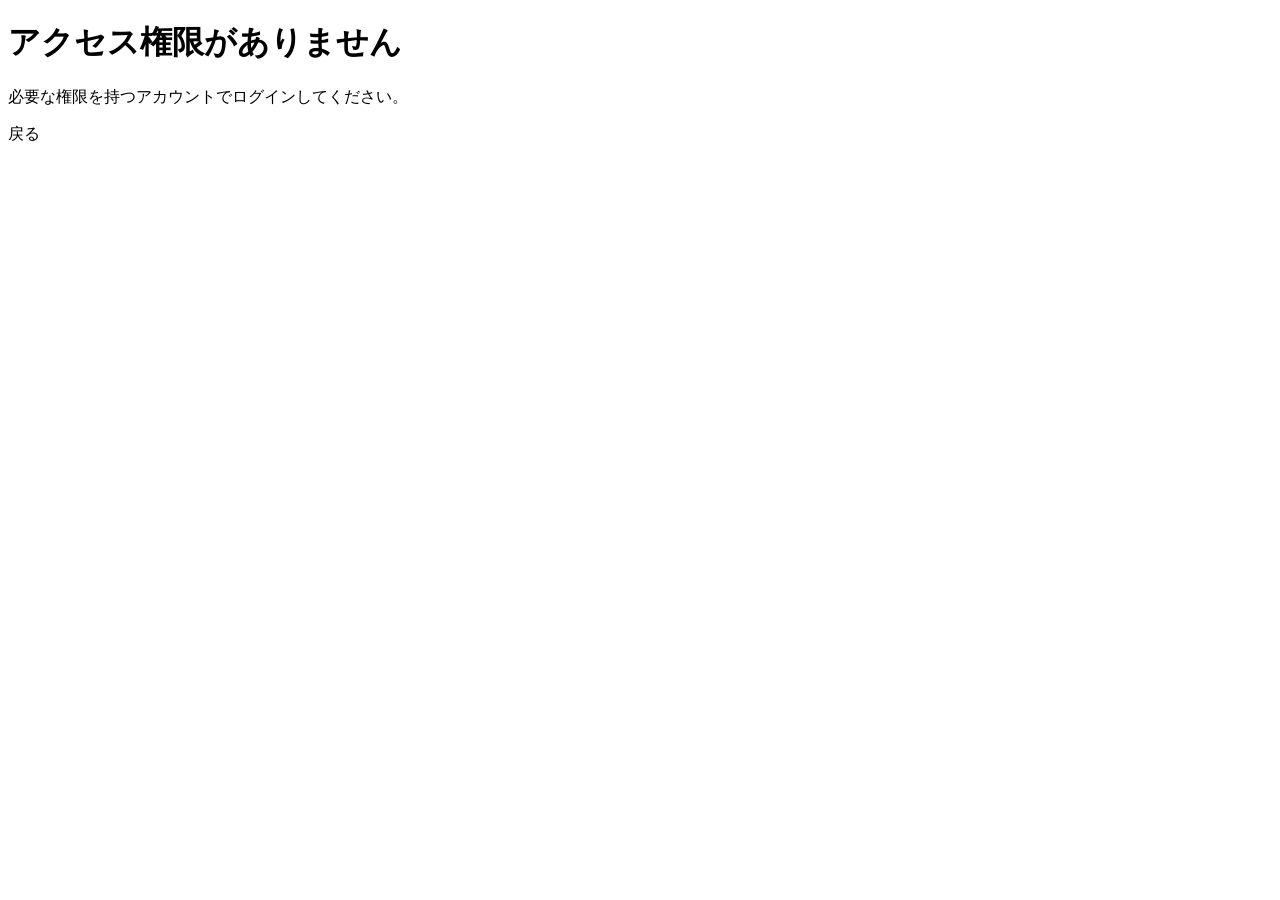
<file: src/main/resources/templates/error/access-denied.html>
<!DOCTYPE html>
<html lang="ja" xmlns:th="http://www.thymeleaf.org">
<head>
    <meta charset="UTF-8">
    <meta name="viewport" content="width=device-width, initial-scale=1.0">
    <title>アクセス拒否</title>
    <link rel="stylesheet" th:href="@{/css/app.css}">
</head>
<body>
<div class="page auth-page">
    <div class="card">
        <h1>アクセス権限がありません</h1>
        <p>必要な権限を持つアカウントでログインしてください。</p>
        <a class="button" th:href="@{/attendance}">戻る</a>
    </div>
</div>
</body>
</html>
</file>
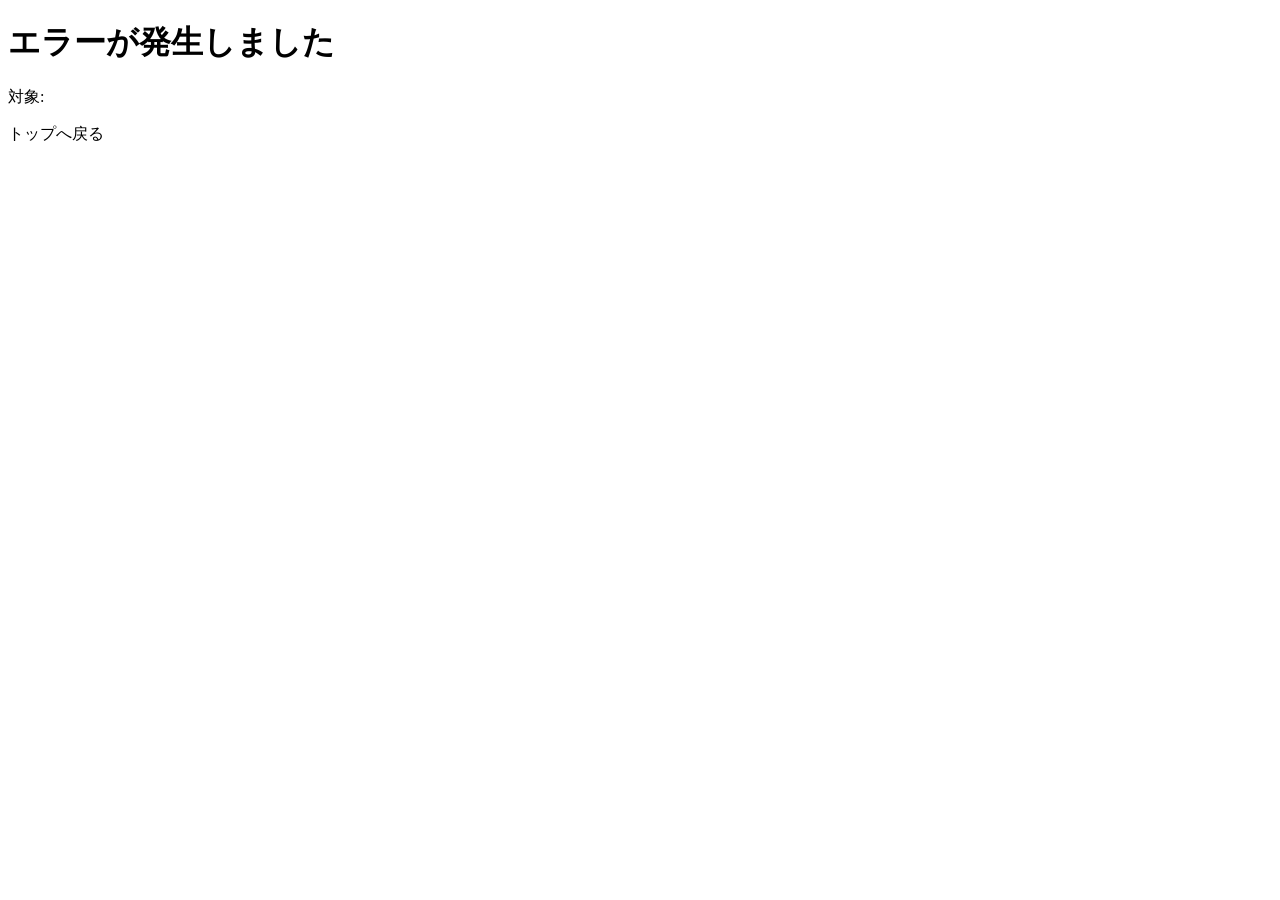
<file: src/main/resources/templates/error/general.html>
<!DOCTYPE html>
<html lang="ja" xmlns:th="http://www.thymeleaf.org">
<head>
    <meta charset="UTF-8">
    <meta name="viewport" content="width=device-width, initial-scale=1.0">
    <title>エラー</title>
    <link rel="stylesheet" th:href="@{/css/app.css}">
</head>
<body>
<div class="page auth-page">
    <div class="card">
        <h1>エラーが発生しました</h1>
        <p th:text="${message}"></p>
        <p th:if="${path}">対象: <span th:text="${path}"></span></p>
        <a class="button" th:href="@{/}">トップへ戻る</a>
    </div>
</div>
</body>
</html>
</file>
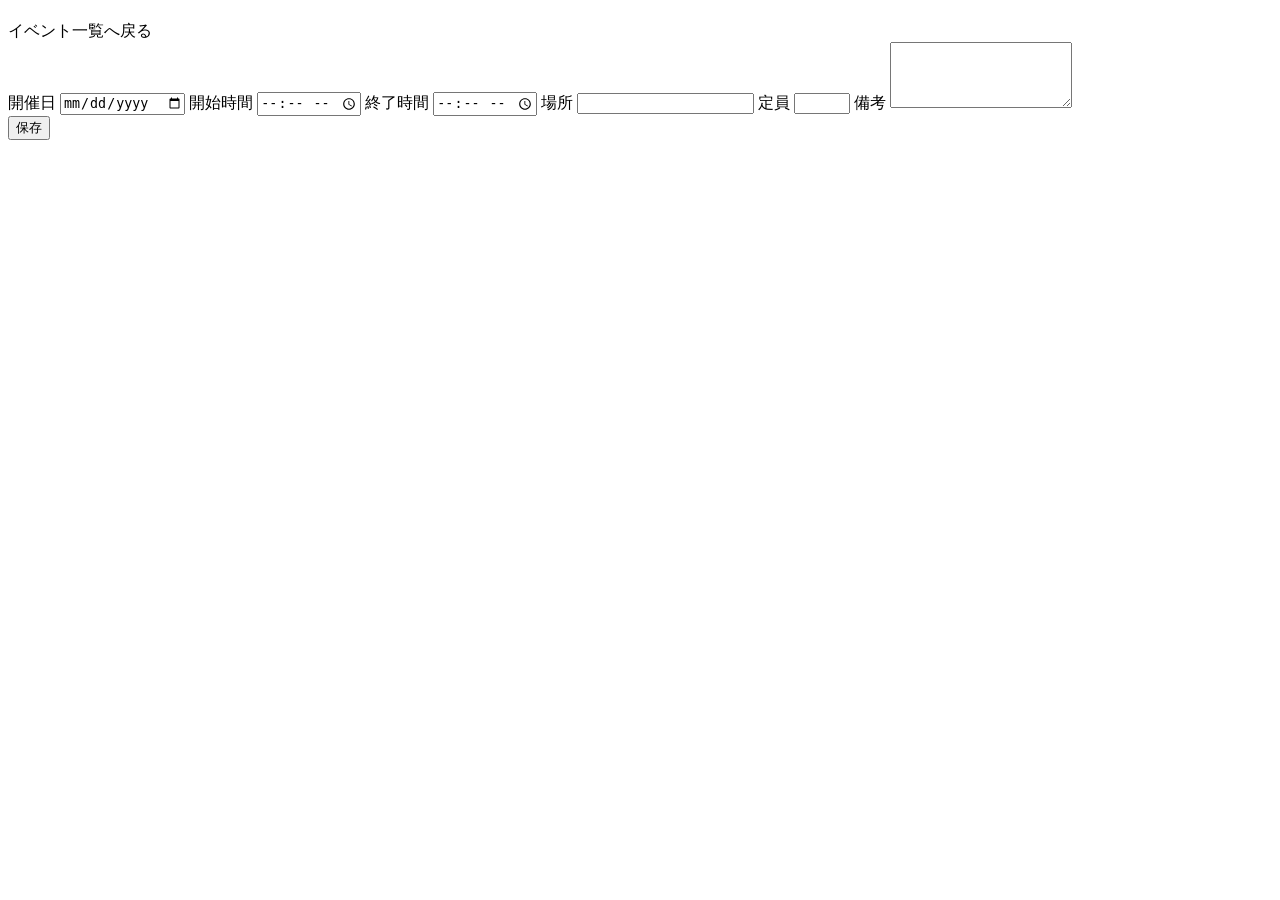
<file: src/main/resources/templates/admin/events/form.html>
<!DOCTYPE html>
<html lang="ja" xmlns:th="http://www.thymeleaf.org">
<head>
    <meta charset="UTF-8">
    <meta name="viewport" content="width=device-width, initial-scale=1.0">
    <title th:text="${pageTitle}"></title>
    <link rel="stylesheet" th:href="@{/css/app.css}">
</head>
<body>
<div class="page">
    <header class="topbar">
        <div>
            <h1 th:text="${pageTitle}"></h1>
        </div>
        <nav class="topbar-nav">
            <a th:href="@{/admin/events}">イベント一覧へ戻る</a>
        </nav>
    </header>

    <section class="card">
        <form th:action="@{${formAction}}" th:object="${eventForm}" method="post" class="form-grid">
            <input type="hidden" th:name="${_csrf.parameterName}" th:value="${_csrf.token}">
            <label>開催日
                <input type="date" th:field="*{eventDate}">
                <span class="field-error" th:errors="*{eventDate}"></span>
            </label>
            <label>開始時間
                <input type="time" th:field="*{startTime}">
                <span class="field-error" th:errors="*{startTime}"></span>
            </label>
            <label>終了時間
                <input type="time" th:field="*{endTime}">
                <span class="field-error" th:errors="*{endTime}"></span>
            </label>
            <label>場所
                <input type="text" th:field="*{place}">
                <span class="field-error" th:errors="*{place}"></span>
            </label>
            <label>定員
                <input type="number" min="1" max="200" th:field="*{capacity}">
                <span class="field-error" th:errors="*{capacity}"></span>
            </label>
            <label class="full-width">備考
                <textarea rows="4" th:field="*{description}"></textarea>
                <span class="field-error" th:errors="*{description}"></span>
            </label>
            <span class="field-error full-width" th:each="err : ${#fields.globalErrors()}" th:text="${err}"></span>
            <div class="full-width form-actions">
                <button class="button" type="submit">保存</button>
            </div>
        </form>
    </section>
</div>
</body>
</html>
</file>
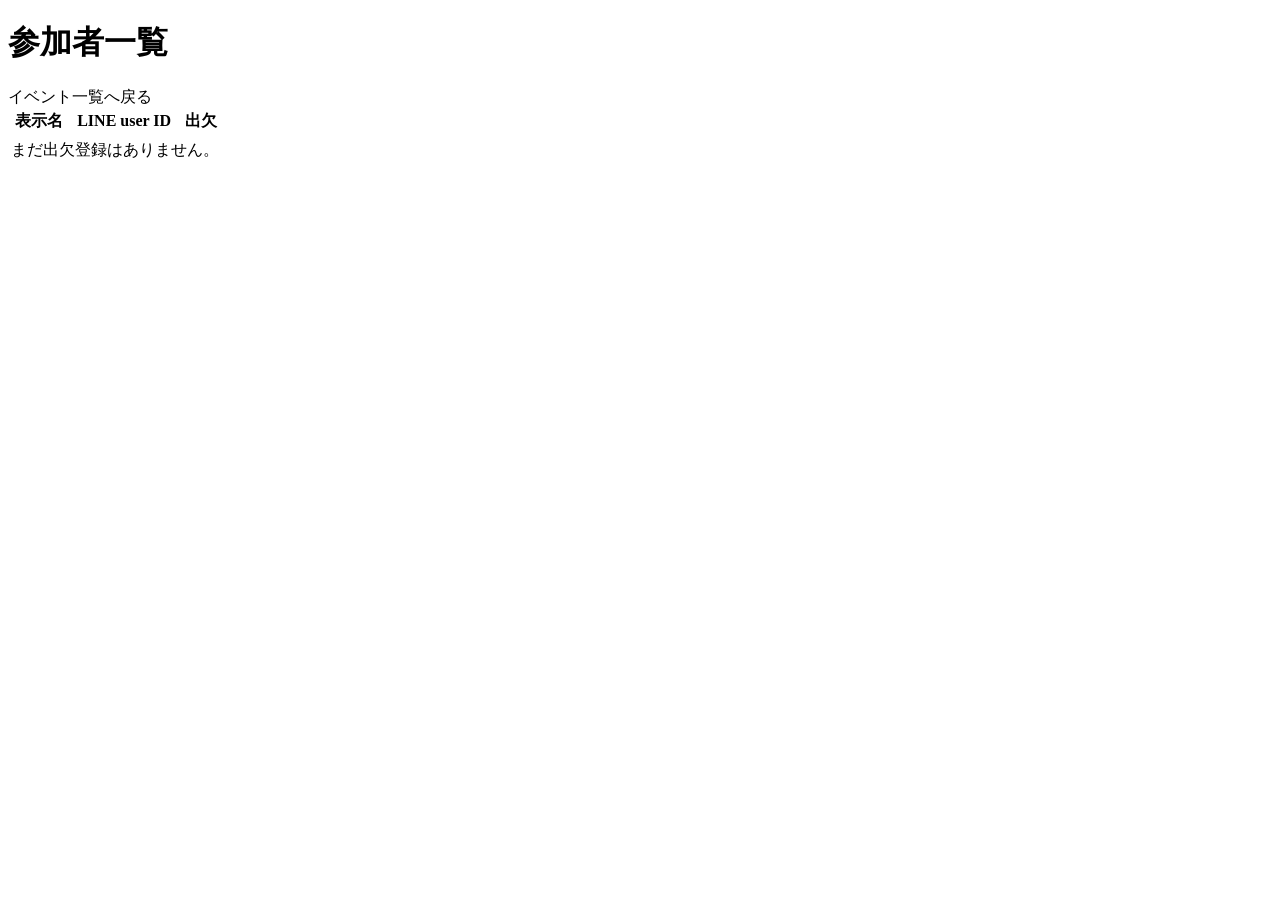
<file: src/main/resources/templates/admin/events/participants.html>
<!DOCTYPE html>
<html lang="ja" xmlns:th="http://www.thymeleaf.org">
<head>
    <meta charset="UTF-8">
    <meta name="viewport" content="width=device-width, initial-scale=1.0">
    <title>参加者一覧</title>
    <link rel="stylesheet" th:href="@{/css/app.css}">
</head>
<body>
<div class="page">
    <header class="topbar">
        <div>
            <h1>参加者一覧</h1>
            <p th:text="${#temporals.format(event.eventDate, 'yyyy/MM/dd')} + ' ' + ${event.place}"></p>
        </div>
        <nav class="topbar-nav">
            <a th:href="@{/admin/events}">イベント一覧へ戻る</a>
        </nav>
    </header>
    <section class="card">
        <table class="table">
            <thead>
            <tr>
                <th>表示名</th>
                <th>LINE user ID</th>
                <th>出欠</th>
            </tr>
            </thead>
            <tbody>
            <tr th:each="participant : ${participants}">
                <td th:text="${participant.displayName}"></td>
                <td th:text="${participant.lineUserId}"></td>
                <td th:text="${participant.status}"></td>
            </tr>
            <tr th:if="${#lists.isEmpty(participants)}">
                <td colspan="3">まだ出欠登録はありません。</td>
            </tr>
            </tbody>
        </table>
    </section>
</div>
</body>
</html>
</file>
